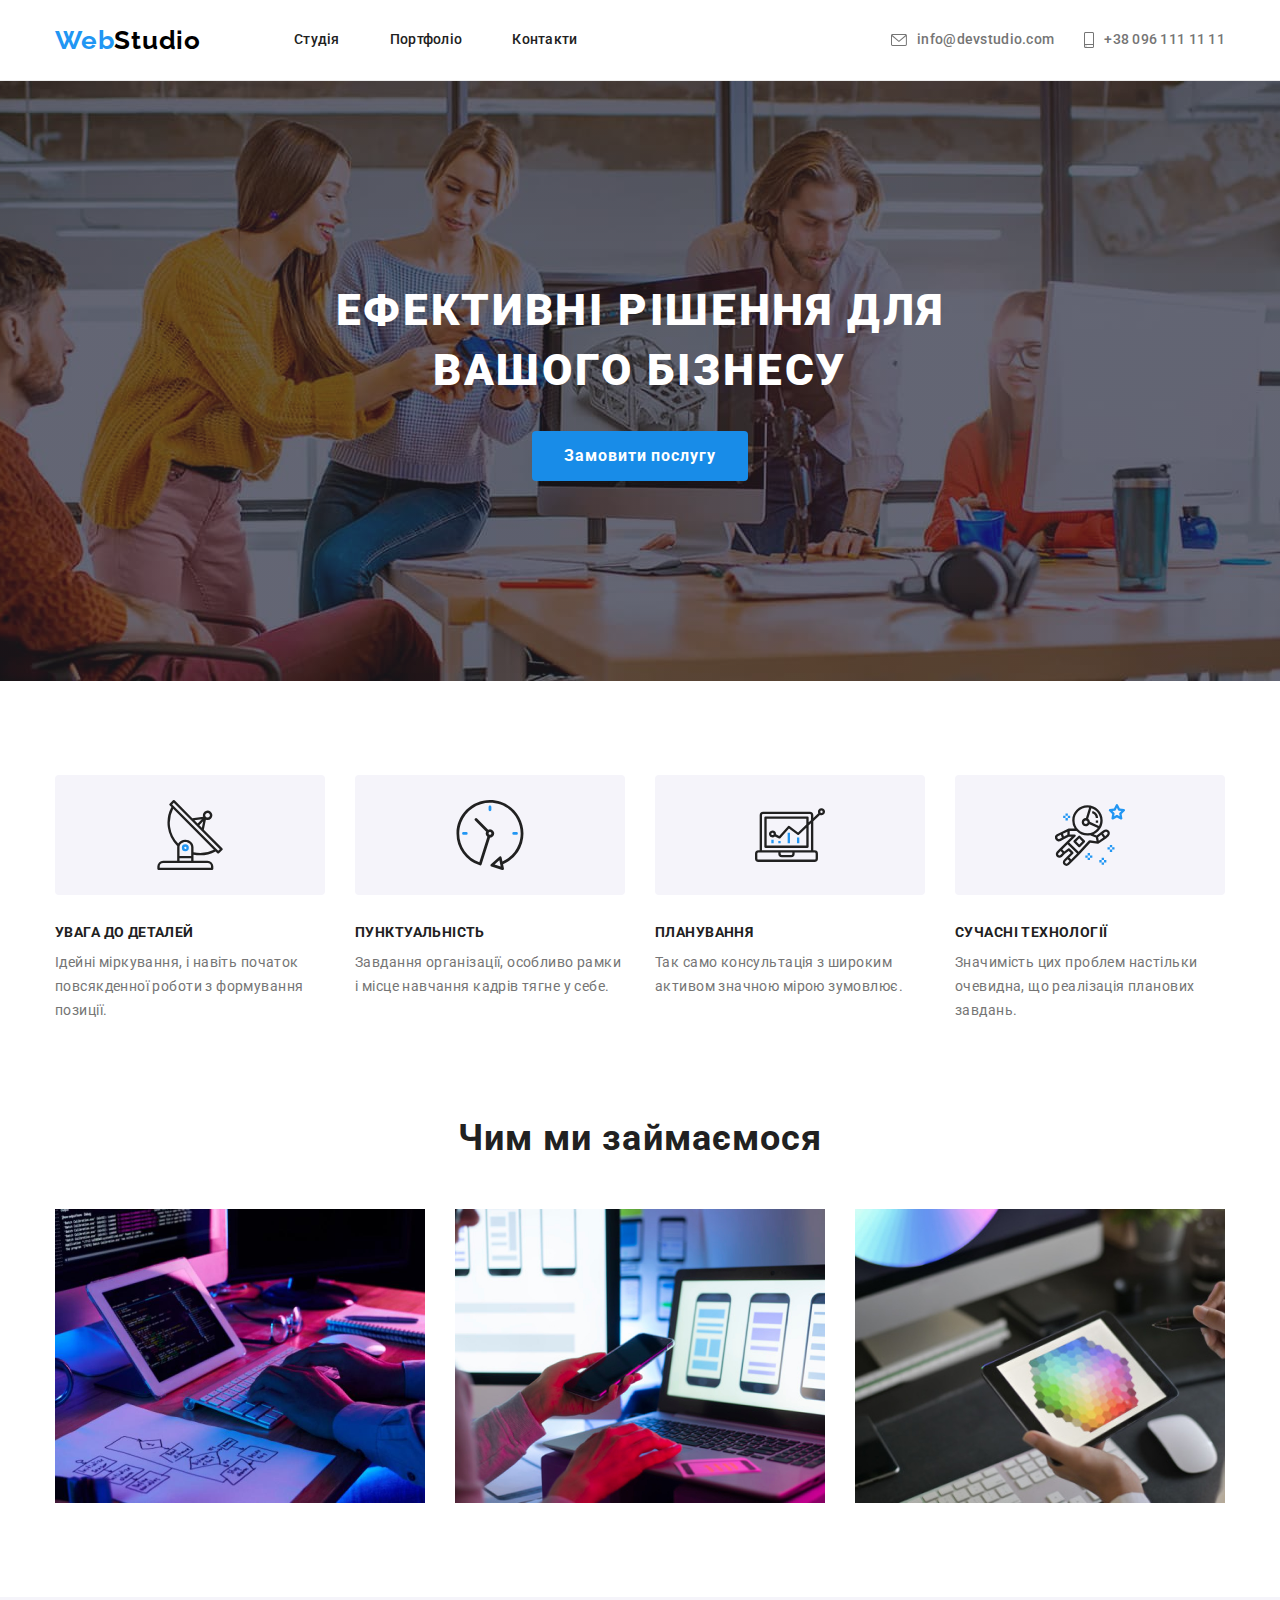
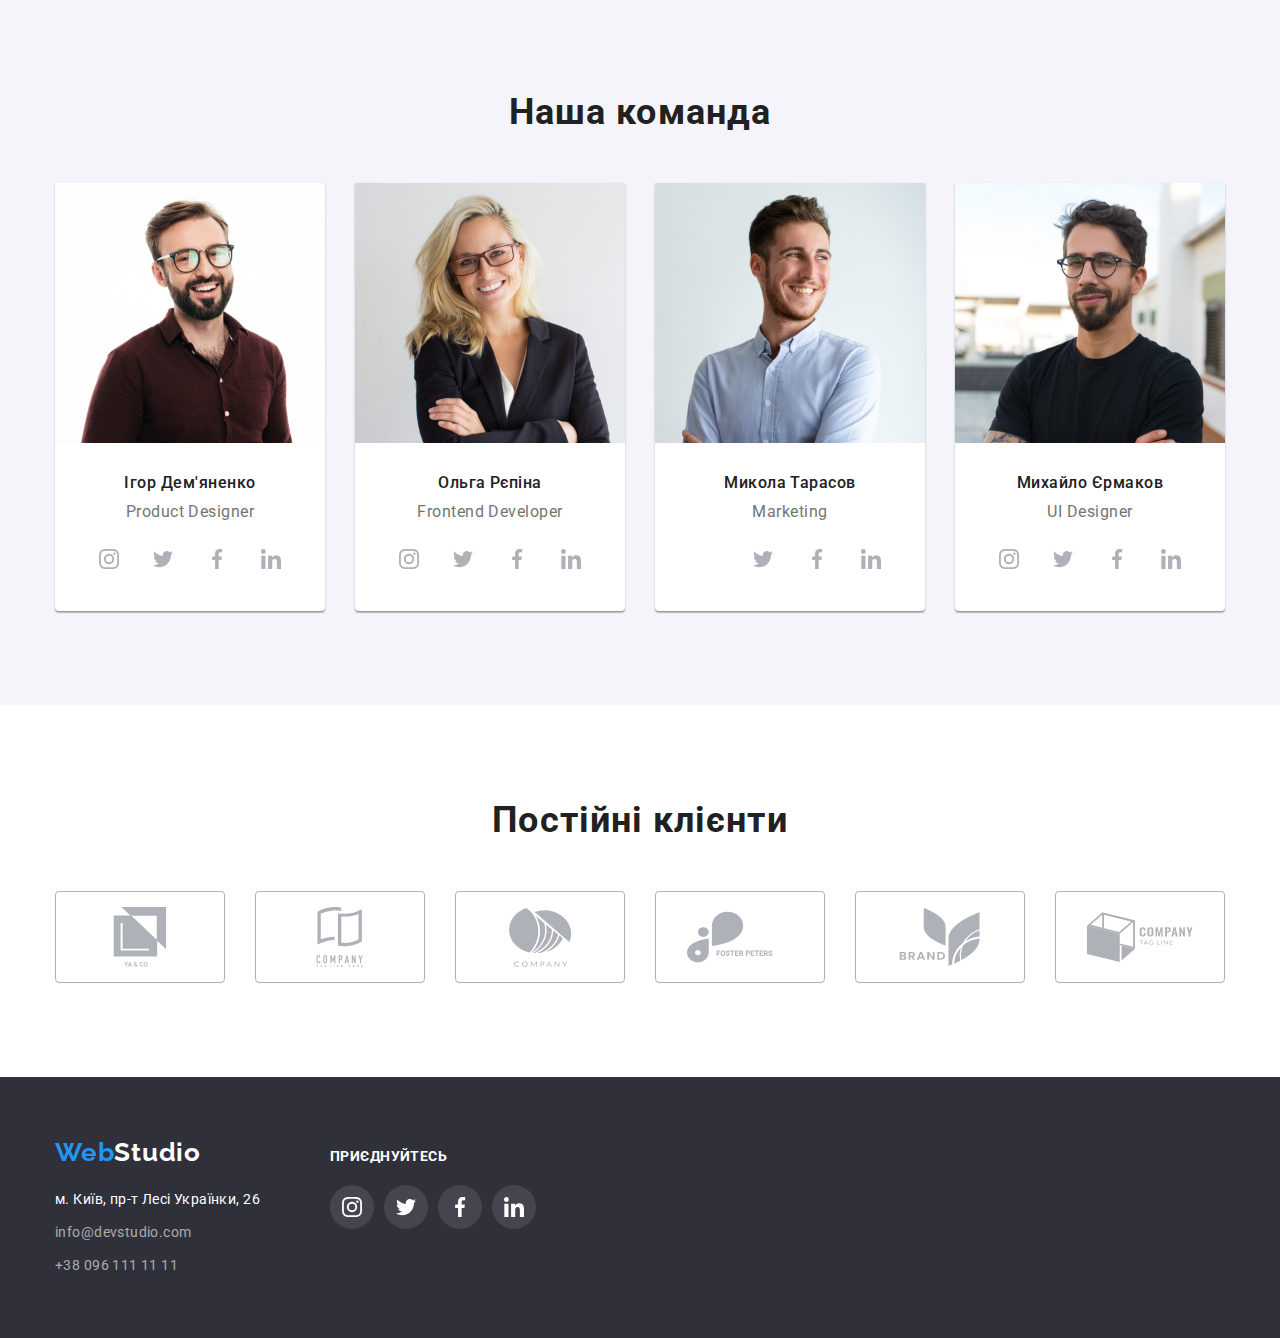
<file: index.html>
<!DOCTYPE html>
<html lang="uk">
  <head>
    <meta charset="UTF-8" />
    <meta http-equiv="X-UA-Compatible" content="IE=edge" />
    <meta name="viewport" content="width=device-width, initial-scale=1.0" />
    <title>Головна</title>
    <link rel="preconnect" href="https://fonts.googleapis.com" />
    <link rel="preconnect" href="https://fonts.gstatic.com" crossorigin />
    <link
      href="https://fonts.googleapis.com/css2?family=Raleway:wght@700&family=Roboto:wght@400;500;700;900&display=swap"
      rel="stylesheet"
    />
    <link
      rel="stylesheet"
      href="https://cdnjs.cloudflare.com/ajax/libs/modern-normalize/1.0.0/modern-normalize.min.css"
    />

    <link rel="stylesheet" href="./css/styles.css" />
  </head>

  <body>
    <header class="header">
      <div class="container main-nav">
        <!-- Nav Bar -->

        <nav class="nav">
          <a class="nav-logo link" href=""
            ><span class="web-logo">Web</span>Studio</a
          >
          <ul class="nav-list">
            <li class="nav-item">
              <a href="" class="nav-link link current">Студія</a>
            </li>

            <li class="nav-item">
              <a href="./portfolio.html" class="nav-link link">Портфоліо</a>
            </li>

            <li class="nav-item">
              <a href="" class="nav-link link">Контакти</a>
            </li>
          </ul>
        </nav>

        <!-- Contacts -->

        <ul class="contacts">
          <li class="contacts-item">
            <a class="contacts-link link" href="mailto:info@devstudio.com"
              ><svg class="contacts-icon-envelope contacts-icon">
                <use href="./images/symbol-defs.svg#icon-envelope"></use></svg
              >info@devstudio.com</a
            >
          </li>

          <li class="contacts-item">
            <a class="contacts-link link" href="tel:+380961111111"
              ><svg class="contacts-icon-smartphone contacts-icon">
                <use href="./images/symbol-defs.svg#icon-smartphone"></use></svg
              >+38 096 111 11 11</a
            >
          </li>
        </ul>
      </div>
    </header>

    <main>
      <!-- Title -->

      <section class="hero">
        <div class="container">
          <h1 class="hero-title">Ефективні рішення для вашого бізнесу</h1>
          <button class="hero-button button" type="button">
            Замовити послугу
          </button>
        </div>
      </section>

      <!-- Features -->

      <section class="section">
        <div class="container">
          <h2 class="section-title visually-hidden">Наші переваги</h2>
          <ul class="features-list">
            <li class="features-item">
              <div class="features-icon-block">
                <svg class="icon-features">
                  <use href="./images/symbol-defs.svg#icon-antenna"></use>
                </svg>
              </div>
              <h3 class="features-title">УВАГА ДО ДЕТАЛЕЙ</h3>
              <p class="features-text">
                Ідейні міркування, і навіть початок повсякденної роботи з
                формування позиції.
              </p>
            </li>

            <li class="features-item">
              <div class="features-icon-block">
                <svg class="icon-features">
                  <use href="./images/symbol-defs.svg#icon-clock"></use>
                </svg>
              </div>

              <h3 class="features-title">ПУНКТУАЛЬНІСТЬ</h3>
              <p class="features-text">
                Завдання організації, особливо рамки і місце навчання кадрів
                тягне у себе.
              </p>
            </li>

            <li class="features-item">
              <div class="features-icon-block">
                <svg class="icon-features">
                  <use href="./images/symbol-defs.svg#icon-laptop"></use>
                </svg>
              </div>
              <h3 class="features-title">ПЛАНУВАННЯ</h3>
              <p class="features-text">
                Так само консультація з широким активом значною мірою зумовлює.
              </p>
            </li>

            <li class="features-item">
              <div class="features-icon-block">
                <svg class="icon-features">
                  <use href="./images/symbol-defs.svg#icon-astronaut"></use>
                </svg>
              </div>

              <h3 class="features-title">СУЧАСНІ ТЕХНОЛОГІЇ</h3>
              <p class="features-text">
                Значимість цих проблем настільки очевидна, що реалізація
                планових завдань.
              </p>
            </li>
          </ul>
        </div>
      </section>

      <!-- Description of the company -->

      <section class="section description">
        <div class="container">
          <h2 class="section-title">Чим ми займаємося</h2>
          <ul class="description-list">
            <li class="description-image">
              <img
                src="./images/coding.jpg"
                width="370"
                height="294"
                alt="програмування"
              />
            </li>

            <li class="description-image">
              <img
                src="./images/prototyping.jpg"
                width="370"
                height="294"
                alt="створення прототипу сайту"
              />
            </li>

            <li class="description-image">
              <img
                src="./images/design.jpg"
                width="370"
                height="294"
                alt="коло кольорів"
              />
            </li>
          </ul>
        </div>
      </section>

      <!-- Team -->

      <section class="section team">
        <div class="container">
          <h2 class="section-title">Наша команда</h2>
          <ul class="team-list">
            <li class="team-element">
              <img
                class="team-image"
                src="./images/idemyanenko.jpg"
                width="270"
                height="260"
                alt="фото Ігора Дем'яненко"
              />
              <div class="team-text-item">
                <h3 class="team-title">Ігор Дем'яненко</h3>
                <p class="team-text" lang="en">Product Designer</p>
                <ul class="team-link-list list">
                  <li>
                    <a
                      class="link social-link"
                      href="https://www.instagram.com/"
                    >
                      <svg class="social-link-icon">
                        <use
                          href="./images/symbol-defs.svg#icon-instagram"
                        ></use>
                      </svg>
                    </a>
                  </li>
                  <li>
                    <a class="link social-link" href="https://www.twitter.com/">
                      <svg class="social-link-icon">
                        <use href="./images/symbol-defs.svg#icon-twitter"></use>
                      </svg>
                    </a>
                  </li>
                  <li>
                    <a
                      class="link social-link"
                      href="https://www.facebook.com/"
                    >
                      <svg class="social-link-icon">
                        <use
                          href="./images/symbol-defs.svg#icon-facebook"
                        ></use>
                      </svg>
                    </a>
                  </li>
                  <li>
                    <a
                      class="link social-link"
                      href="https://www.linkedin.com/"
                    >
                      <svg class="social-link-icon">
                        <use
                          href="./images/symbol-defs.svg#icon-linkedin"
                        ></use>
                      </svg>
                    </a>
                  </li>
                </ul>
              </div>
            </li>

            <li class="team-element">
              <img
                class="team-image"
                src="./images/orepina.jpg"
                width="270"
                height="260"
                alt="фото Ольги Рєпіної"
              />
              <div class="team-text-item">
                <h3 class="team-title">Ольга Рєпіна</h3>
                <p class="team-text" lang="en">Frontend Developer</p>
                <ul class="team-link-list">
                  <li>
                    <a
                      class="link social-link"
                      href="https://www.instagram.com/"
                      aria-label="Instagram"
                    >
                      <svg class="social-link-icon">
                        <use
                          href="./images/symbol-defs.svg#icon-instagram"
                        ></use>
                      </svg>
                    </a>
                  </li>
                  <li>
                    <a
                      class="link social-link"
                      href="https://twitter.com/"
                      aria-label="Twitter"
                    >
                      <svg class="social-link-icon">
                        <use href="./images/symbol-defs.svg#icon-twitter"></use>
                      </svg>
                    </a>
                  </li>
                  <li>
                    <a
                      class="link social-link"
                      href="https://facebook.com/"
                      aria-label="Facebook"
                    >
                      <svg class="social-link-icon">
                        <use
                          href="./images/symbol-defs.svg#icon-facebook"
                        ></use>
                      </svg>
                    </a>
                  </li>
                  <li>
                    <a
                      class="link social-link"
                      href="https://linkedin.com/"
                      aria-label="LinkedIn"
                    >
                      <svg class="social-link-icon">
                        <use
                          href="./images/symbol-defs.svg#icon-linkedin"
                        ></use>
                      </svg>
                    </a>
                  </li>
                </ul>
              </div>
            </li>

            <li class="team-element">
              <img
                class="team-image"
                src="./images/mtarasov.jpg"
                width="270"
                height="260"
                alt="фото Миколи Тарасова"
              />
              <div class="team-text-item">
                <h3 class="team-title">Микола Тарасов</h3>
                <p class="team-text" lang="en">Marketing</p>
                <ul class="team-link-list">
                  <li>
                    <a
                      class="link social-link"
                      href="https://www.instagram.com/"
                      aria-label="Instagram"
                    >
                      <svg class="social-link-icon>
                        <use
                          href="./images/symbol-defs.svg#icon-instagram"
                        ></use>
                      </svg>
                    </a>
                  </li>
                  <li>
                    <a
                      class="link social-link"
                      href="https://www.twitter.com/"
                      aria-label="Twitter"
                    >
                      <svg class="social-link-icon">
                        <use href="./images/symbol-defs.svg#icon-twitter"></use>
                      </svg>
                    </a>
                  </li>
                  <li>
                    <a
                      class="link social-link"
                      href="https://www.facebook.com/"
                      aria-label="Facebook"
                    >
                      <svg class="social-link-icon">
                        <use
                          href="./images/symbol-defs.svg#icon-facebook"
                        ></use>
                      </svg>
                    </a>
                  </li>
                  <li>
                    <a
                      class="link social-link"
                      href="https://www.linkedin.com/"
                      aria-label="LinkedIn"
                    >
                      <svg class="social-link-icon">
                        <use
                          href="./images/symbol-defs.svg#icon-linkedin"
                        ></use>
                      </svg>
                    </a>
                  </li>
                </ul>
              </div>
            </li>

            <li class="team-element">
              <img
                class="team-image"
                src="./images/myermakov.jpg"
                width="270"
                height="260"
                alt="фото Михайла Єрмакова"
              />
              <div class="team-text-item">
                <h3 class="team-title">Михайло Єрмаков</h3>
                <p class="team-text" lang="en">UI Designer</p>
                <ul class="team-link-list">
                  <li>
                    <a
                      class="link social-link"
                      href="https://www.instagram.com/"
                      aria-label="Instagram"
                    >
                      <svg class="social-link-icon">
                        <use
                          href="./images/symbol-defs.svg#icon-instagram"
                        ></use>
                      </svg>
                    </a>
                  </li>
                  <li>
                    <a
                      class="link social-link"
                      href="https://www.twitter.com/"
                      aria-label="Twitter"
                    >
                      <svg class="social-link-icon">
                        <use href="./images/symbol-defs.svg#icon-twitter"></use>
                      </svg>
                    </a>
                  </li>
                  <li>
                    <a
                      class="link social-link"
                      href="https://www.facebook.com/"
                      aria-label="Facebook"
                    >
                      <svg class="social-link-icon">
                        <use
                          href="./images/symbol-defs.svg#icon-facebook"
                        ></use>
                      </svg>
                    </a>
                  </li>
                  <li>
                    <a
                      class="link social-link"
                      href="https://www.linkedin.com/"
                      aria-label="LinkedIn"
                    >
                      <svg class="social-link-icon">
                        <use
                          href="./images/symbol-defs.svg#icon-linkedin"
                        ></use>
                      </svg>
                    </a>
                  </li>
                </ul>
              </div>
            </li>
          </ul>
        </div>
      </section>

      <!-- Clients -->
      <section class="section clients">
        <div class="container">
          <h2 class="section-title">Постійні клієнти</h2>
          <ul class="clients-list">
            <li class="clients-element">
              <a class="link clients-link" href="">
                <svg class="clients-link-icon">
                  <use href="./images/symbol-defs.svg#icon-union"></use>
                </svg>
              </a>
            </li>
            <li class="clients-element">
              <a class="link clients-link" href="">
                <svg class="clients-link-icon">
                  <use href="./images/symbol-defs.svg#icon-company2"></use>
                </svg>
              </a>
            </li>
            <li class="clients-element">
              <a class="link clients-link" href="">
                <svg class="clients-link-icon">
                  <use href="./images/symbol-defs.svg#icon-company3"></use>
                </svg>
              </a>
            </li>

            <li class="clients-element">
              <a class="link clients-link" href="">
                <svg class="clients-link-icon">
                  <use href="./images/symbol-defs.svg#icon-foster-peters"></use>
                </svg>
              </a>
            </li>

            <li class="clients-element">
              <a class="link clients-link" href="">
                <svg class="clients-link-icon">
                  <use href="./images/symbol-defs.svg#icon-brand5"></use>
                </svg>
              </a>
            </li>

            <li class="clients-element">
              <a class="link clients-link" href="">
                <svg class="clients-link-icon">
                  <use href="./images/symbol-defs.svg#icon-tag-line6"></use>
                </svg>
              </a>
            </li>
          </ul>
        </div>
      </section>
    </main>

    <!-- Footer -->
    <footer class="footer">
      <div class="container footer-full">
        <div class="footer-left-part">
          <a class="footer-logo link" href=""
            ><span class="web-logo">Web</span>Studio</a
          >
          <address>
            <ul class="footer-list">
              <li class="footer-item">
                <a
                  class="footer-link link address"
                  href="https://www.google.com/maps/place/%D0%B1%D1%83%D0%BB.+%D0%9B%D0%B5%D1%81%D0%B8+%D0%A3%D0%BA%D1%80%D0%B0%D0%B8%D0%BD%D0%BA%D0%B8,+26,+%D0%9A%D0%B8%D0%B5%D0%B2,+02000/@50.4265807,30.5361971,17z/data=!3m1!4b1!4m5!3m4!1s0x40d4cf0e033ecbe9:0x57a4dffefec77da0!8m2!3d50.4265807!4d30.5383858"
                >
                  м. Київ, пр-т Лесі Українки, 26</a
                >
              </li>
              <li class="footer-item">
                <a
                  class="footer-link contact link"
                  href="mailto:info@devstudio.com"
                  >info@devstudio.com</a
                >
              </li>
              <li class="footer-item">
                <a class="footer-link contact link" href="tel:+380961111111">
                  +38 096 111 11 11</a
                >
              </li>
            </ul>
          </address>
        </div>

        <div class="footer-right-part">
          <b class="footer-text">Приєднуйтесь</b>
          <ul class="footer-social-link">
            <li>
              <a
                class="link social-link footer-link-area"
                href="https://www.instagram.com/"
                aria-label="Instagram"
              >
                <svg class="social-link-icon footer-social-icon">
                  <use href="./images/symbol-defs.svg#icon-instagram"></use>
                </svg>
              </a>
            </li>

            <li>
              <a
                class="link social-link footer-link-area"
                href="https://www.twitter.com/"
                aria-label="Twitter"
              >
                <svg class="social-link-icon footer-social-icon">
                  <use href="./images/symbol-defs.svg#icon-twitter"></use>
                </svg>
              </a>
            </li>

            <li>
              <a
                class="link social-link footer-link-area"
                href="https://www.facebook.com/"
                aria-label="Facebook"
              >
                <svg class="social-link-icon footer-social-icon">
                  <use href="./images/symbol-defs.svg#icon-facebook"></use>
                </svg>
              </a>
            </li>
            <li>
              <a
                class="link social-link footer-link-area"
                href="https://www.linkedin.com/"
                aria-label="LinkedIn"
              >
                <svg class="social-link-icon footer-social-icon">
                  <use href="./images/symbol-defs.svg#icon-linkedin"></use>
                </svg>
              </a>
            </li>
          </ul>
        </div>
      </div>
    </footer>
  </body>
</html>
</file>
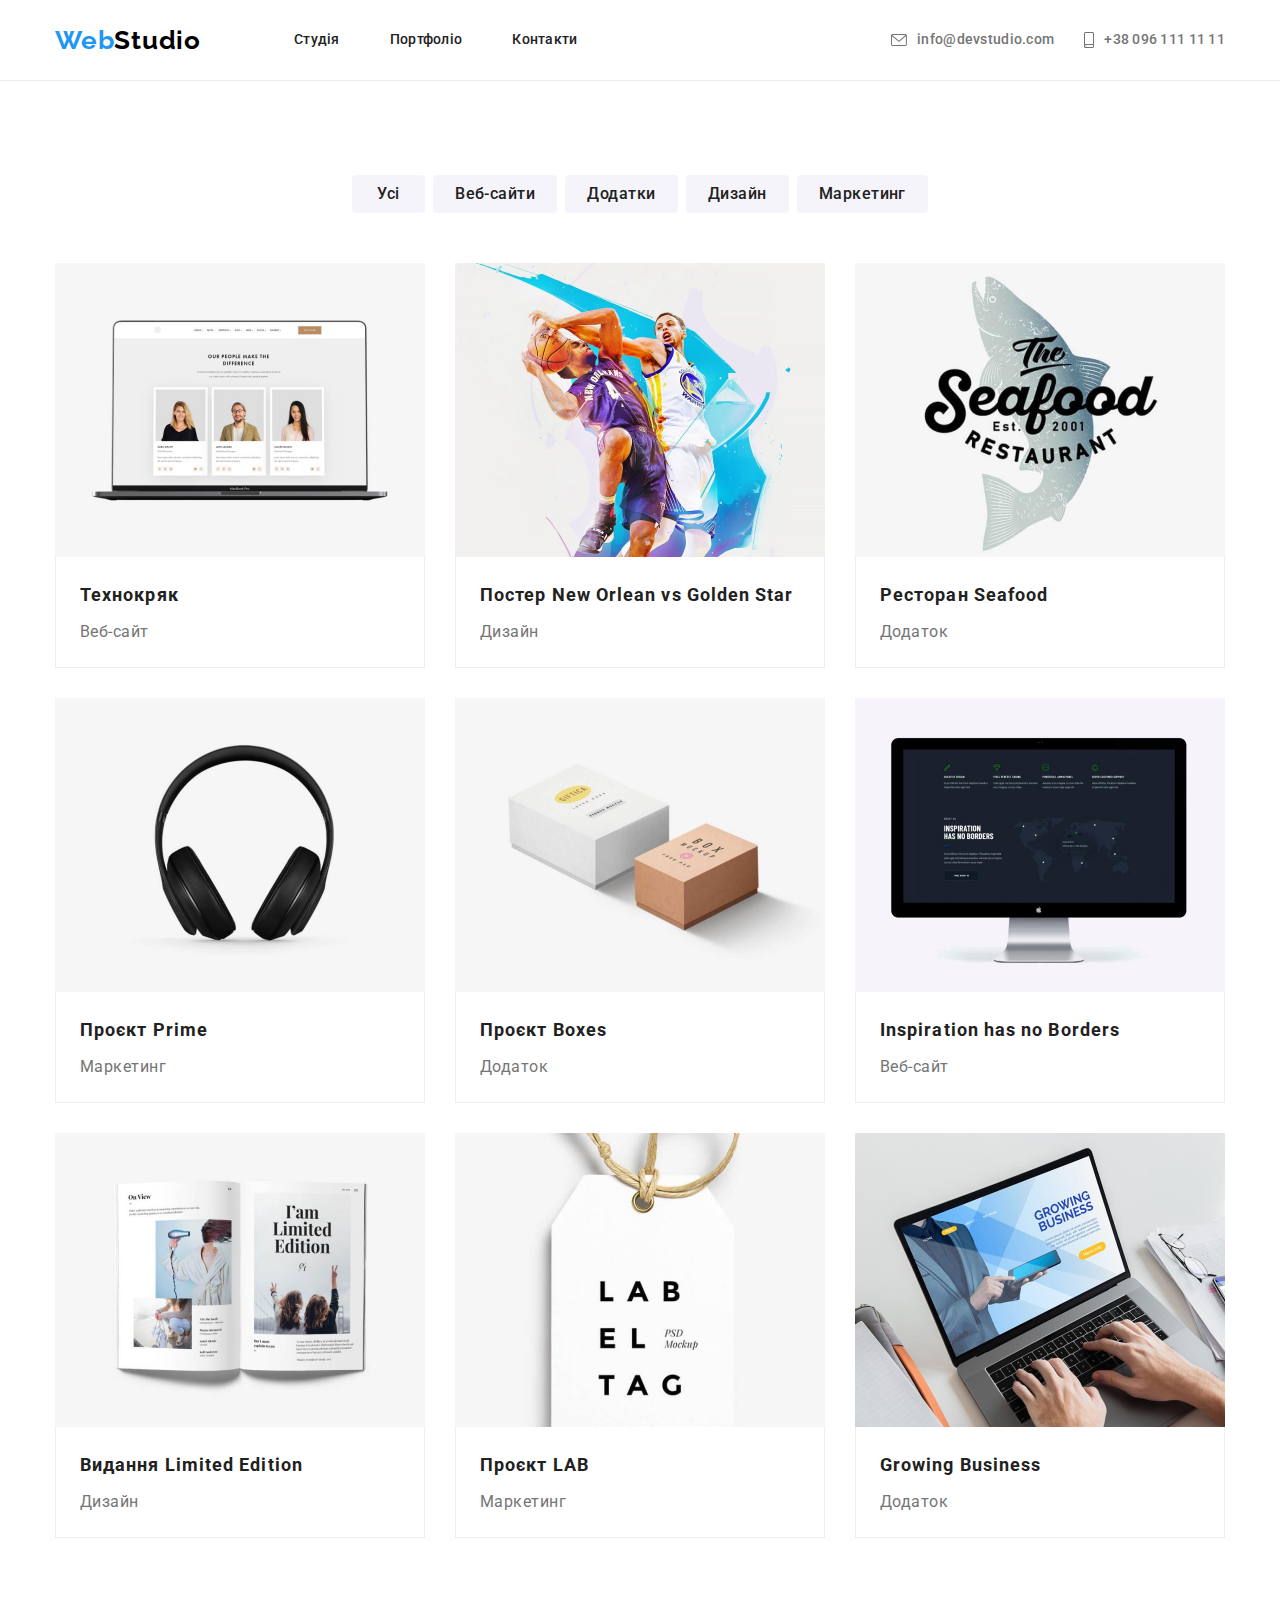
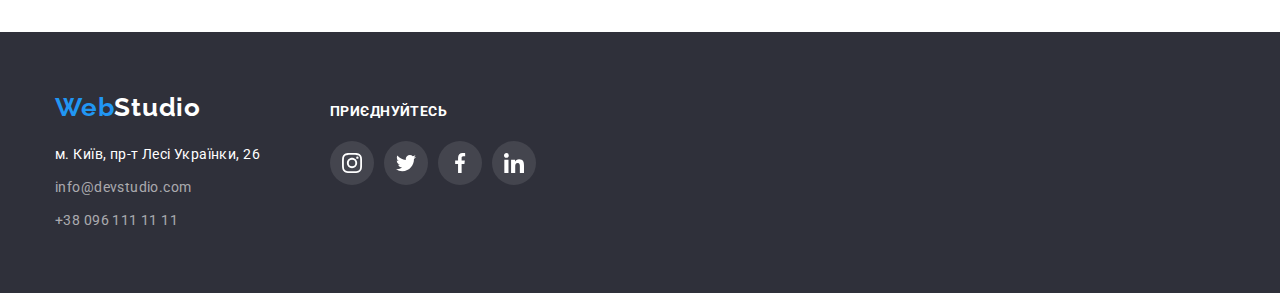
<file: portfolio.html>
<!DOCTYPE html>
<html lang="uk">
  <head>
    <meta charset="UTF-8" />
    <meta http-equiv="X-UA-Compatible" content="IE=edge" />
    <meta name="viewport" content="width=device-width, initial-scale=1.0" />
    <title>Портфоліо</title>
    <link rel="preconnect" href="https://fonts.googleapis.com" />
    <link rel="preconnect" href="https://fonts.gstatic.com" crossorigin />
    <link
      href="https://fonts.googleapis.com/css2?family=Raleway:wght@700&family=Roboto:wght@400;500;700;900&display=swap"
      rel="stylesheet"
    />
    <link
      rel="stylesheet"
      href="https://cdnjs.cloudflare.com/ajax/libs/modern-normalize/1.0.0/modern-normalize.min.css"
    />
    <link rel="stylesheet" href="./css/styles.css" />
  </head>

  <body>
    <header class="header">
      <div class="container main-nav">
        <!-- Nav Bar -->
        <nav class="nav">
          <a class="nav-logo link" href="./"
            ><span class="web-logo">Web</span>Studio</a
          >
          <ul class="nav-list">
            <li class="nav-item">
              <a class="nav-link link" href="./index.html">Студія</a>
            </li>

            <li class="nav-item">
              <a class="nav-link link current" href="">Портфоліо</a>
            </li>

            <li class="nav-item">
              <a class="nav-link link" href="">Контакти</a>
            </li>
          </ul>
        </nav>

        <!-- Contacts -->
        <ul class="contacts">
          <li class="contacts-item">
            <a class="contacts-link link" href="mailto:info@devstudio.com"
              ><svg class="contacts-icon-envelope contacts-icon">
                <use href="./images/symbol-defs.svg#icon-envelope"></use></svg
              >info@devstudio.com</a
            >
          </li>

          <li class="contacts-item">
            <a class="contacts-link link" href="tel:+380961111111"
              ><svg class="contacts-icon-smartphone contacts-icon">
                <use href="./images/symbol-defs.svg#icon-smartphone"></use></svg
              >+38 096 111 11 11</a
            >
          </li>
        </ul>
      </div>
    </header>

    <main>
      <section class="section examples">
        <div class="container">
          <h1 class="section-title visually-hidden">Examples</h1>

          <!-- Filter -->

          <ul class="filter">
            <li>
              <button class="filter-button button" type="button">Усі</button>
            </li>

            <li>
              <button class="filter-button button" type="button">
                Веб-сайти
              </button>
            </li>

            <li>
              <button class="filter-button button" type="button">
                Додатки
              </button>
            </li>
            <li>
              <button class="filter-button button" type="button">Дизайн</button>
            </li>

            <li>
              <button class="filter-button button" type="button">
                Маркетинг
              </button>
            </li>
          </ul>

          <!-- Examples -->

          <ul class="examples-list">
            <li class="examples-item">
              <a class="link examples-link" href=""
                ><img
                  class="examples-image"
                  src="images/technokryak.jpg"
                  width="370"
                  height="294"
                  alt="ноутбук"
                />
                <div class="examples-content">
                  <h2 class="examples-title">Технокряк</h2>
                  <p class="examples-text">Веб-сайт</p>
                </div>
              </a>
            </li>

            <li class="examples-item">
              <a class="link examples-link" href=""
                ><img
                  class="examples-image"
                  src="images/poster-new-orlean.jpg"
                  width="370"
                  height="294"
                  alt="постер баскетбол"
                />
                <div class="examples-content">
                  <h2 class="examples-title">
                    Постер <span lang="en">New Orlean vs Golden Star</span>
                  </h2>
                  <p class="examples-text">Дизайн</p>
                </div></a
              >
            </li>

            <li class="examples-item">
              <a class="link examples-link" href=""
                ><img
                  class="examples-image"
                  src="images/restaurant-seafood.jpg"
                  width="370"
                  height="294"
                  alt="логотип акули"
                />
                <div class="examples-content">
                  <h2 class="examples-title">
                    Ресторан <span lang="en">Seafood</span>
                  </h2>
                  <p class="examples-text">Додаток</p>
                </div></a
              >
            </li>

            <li class="examples-item">
              <a class="link examples-link" href=""
                ><img
                  class="examples-image"
                  src="images/project-prime.jpg"
                  width="370"
                  height="294"
                  alt="чорні навушники"
                />
                <div class="examples-content">
                  <h2 class="examples-title">
                    Проєкт <span lang="en">Prime</span>
                  </h2>
                  <p class="examples-text">Маркетинг</p>
                </div>
              </a>
            </li>

            <li class="examples-item">
              <a class="link examples-link" href=""
                ><img
                  class="examples-image"
                  src="images/project-boxes.jpg"
                  width="370"
                  height="294"
                  alt="2 блоки"
                />
                <div class="examples-content">
                  <h2 class="examples-title">
                    Проєкт <span lang="en">Boxes</span>
                  </h2>
                  <p class="examples-text">Додаток</p>
                </div>
              </a>
            </li>

            <li class="examples-item">
              <a class="link examples-link" href=""
                ><img
                  class="examples-image"
                  src="images/inspiration-has-no-borders.jpg"
                  width="370"
                  height="294"
                  alt="монітор"
                />
                <div class="examples-content">
                  <h2 class="examples-title" lang="en">
                    Inspiration has no Borders
                  </h2>
                  <p class="examples-text">Веб-сайт</p>
                </div>
              </a>
            </li>

            <li class="examples-item">
              <a class="link examples-link" href=""
                ><img
                  class="examples-image"
                  src="images/publishing-limited-edition.jpg"
                  width="370"
                  height="294"
                  alt="Дизайн журналу"
                />
                <div class="examples-content">
                  <h2 class="examples-title">
                    Видання <span lang="en">Limited Edition</span>
                  </h2>
                  <p class="examples-text">Дизайн</p>
                </div>
              </a>
            </li>

            <li class="examples-item">
              <a class="link examples-link" href=""
                ><img
                  class="examples-image"
                  src="images/project-lab.jpg"
                  width="370"
                  height="294"
                  alt="Дизайн тегу"
                />
                <div class="examples-content">
                  <h2 class="examples-title">
                    Проєкт <span lang="en">LAB</span>
                  </h2>
                  <p class="examples-text">Маркетинг</p>
                </div>
              </a>
            </li>

            <li class="examples-item">
              <a class="link examples-link" href=""
                ><img
                  class="examples-image"
                  src="images/growing-business.jpg"
                  width="370"
                  height="294"
                  alt="додаток для ноутбуку"
                />
                <div class="examples-content">
                  <h2 class="examples-title" lang="en">Growing Business</h2>
                  <p class="examples-text">Додаток</p>
                </div>
              </a>
            </li>
          </ul>
        </div>
      </section>
    </main>

    <!-- Footer -->

    <!-- Footer -->
    <footer class="footer">
      <div class="container footer-full">
        <div class="footer-left-part">
          <a class="footer-logo link" href=""
            ><span class="web-logo">Web</span>Studio</a
          >
          <address>
            <ul class="footer-list">
              <li class="footer-item">
                <a
                  class="footer-link link address"
                  href="https://www.google.com/maps/place/%D0%B1%D1%83%D0%BB.+%D0%9B%D0%B5%D1%81%D0%B8+%D0%A3%D0%BA%D1%80%D0%B0%D0%B8%D0%BD%D0%BA%D0%B8,+26,+%D0%9A%D0%B8%D0%B5%D0%B2,+02000/@50.4265807,30.5361971,17z/data=!3m1!4b1!4m5!3m4!1s0x40d4cf0e033ecbe9:0x57a4dffefec77da0!8m2!3d50.4265807!4d30.5383858"
                >
                  м. Київ, пр-т Лесі Українки, 26</a
                >
              </li>
              <li class="footer-item">
                <a
                  class="footer-link contact link"
                  href="mailto:info@devstudio.com"
                  >info@devstudio.com</a
                >
              </li>
              <li class="footer-item">
                <a class="footer-link contact link" href="tel:+380961111111">
                  +38 096 111 11 11</a
                >
              </li>
            </ul>
          </address>
        </div>

        <div class="footer-right-part">
          <b class="footer-text">Приєднуйтесь</b>
          <div class="footer-social-link">
            <a
              class="link social-link footer-link-area"
              href="https://www.instagram.com/"
              aria-label="Instagram"
            >
              <svg class="social-link-icon footer-social-icon">
                <use href="./images/symbol-defs.svg#icon-instagram"></use>
              </svg>
            </a>
            <a
              class="link social-link footer-link-area"
              href="https://www.twitter.com/"
              aria-label="Twitter"
            >
              <svg class="social-link-icon footer-social-icon">
                <use href="./images/symbol-defs.svg#icon-twitter"></use>
              </svg>
            </a>
            <a
              class="link social-link footer-link-area"
              href="https://www.facebook.com/"
              aria-label="Facebook"
            >
              <svg class="social-link-icon footer-social-icon">
                <use href="./images/symbol-defs.svg#icon-facebook"></use>
              </svg>
            </a>
            <a
              class="link social-link footer-link-area"
              href="https://www.linkedin.com/"
              aria-label="LinkedIn"
            >
              <svg class="social-link-icon footer-social-icon">
                <use href="./images/symbol-defs.svg#icon-linkedin"></use>
              </svg>
            </a>
          </div>
        </div>
      </div>
    </footer>
  </body>
</html>
</file>
<file: css/styles.css>
:root {
  --accent-color: #2196f3;
  --primary-text-color: #757575;
  --title-text-color: #212121;
  --primary-background-color: #ffffff;
  --dark-background-color: #2f303a;
  --light-background-color: #f5f4fa;
  --dark-logo-color: #000000;
  --border-color: #eeeeee;
  --additional-accent-color: #188ce8;
  --border-header-color: #ececec;
  --primary-font: 'Roboto', sans-serif;
  --secondary-font: 'Raleway', sans-serif;
}

/* Components */
body {
  font-family: var(--primary-font);
  background-color: var(--primary-background-color);
  color: var(--primary-text-color);
}

img,
svg {
  display: block;
  max-width: 100%;
  height: auto;
}

h1,
h2,
h3,
p,
ul {
  margin: 0;
}

ul {
  list-style: none;
  padding: 0;
}

.link,
.logo {
  text-decoration: none;
}

.button {
  font-size: 16px;
  cursor: pointer;
  border: none;
  border-radius: 4px;
}

.container {
  width: 1200px;
  margin: 0 auto;
  padding-left: 15px;
  padding-right: 15px;
}

.section {
  padding-top: 94px;
  padding-bottom: 94px;
  text-align: center;
}

.section-title {
  margin-bottom: 50px;

  color: var(--title-text-color);
  font-weight: 700;
  font-size: 36px;
  line-height: 1.17;
  letter-spacing: 0.03em;
}

.header {
  border-bottom: 1px solid var(--border-header-color);
}

.visually-hidden {
  position: absolute;
  width: 1px;
  height: 1px;
  margin: -1px;
  border: 0;
  padding: 0;
  white-space: nowrap;
  clip-path: inset(100%);
  clip: rect(0 0 0 0);
  overflow: hidden;
}

/*  Nav Bar */

.main-nav {
  display: flex;
  align-items: center;
}

.nav {
  display: flex;
  align-items: center;
}

.web-logo {
  color: var(--accent-color);
}

.nav-logo,
.footer-logo {
  font-family: var(--secondary-font);
  font-weight: 700;
  color: var(--dark-logo-color);
  font-size: 26px;
  line-height: 1.19;
  letter-spacing: 0.03em;
}

.nav-logo:hover,
.footer-logo:hover {
  color: var(--accent-color);
}

.nav-list {
  display: flex;
  margin-left: 93px;
}

.nav-link {
  display: block;
  padding-top: 32px;
  padding-bottom: 32px;

  color: var(--title-text-color);
}

/* псевдоселектор сусіда */

.nav-item + .nav-item {
  margin-left: 50px;
}

.nav-link:hover,
.nav-link:focus {
  color: var(--accent-color);
}

.nav-link,
.contacts-link {
  font-weight: 500;
  font-size: 14px;
  line-height: 1.14;
  letter-spacing: 0.02em;
}

/* Contacts */

.contacts {
  display: flex;
  margin-left: auto;
}

.contacts-item {
  display: flex;
  align-items: center;
}

.contacts-item + .contacts-item {
  margin-left: 30px;
}

.contacts-link {
  display: flex;
  gap: 10px;
  align-items: center;
  color: var(--primary-text-color);
}

.contacts-link:hover,
.contacts-link:focus {
  color: var(--accent-color);
}

.contacts-icon-envelope {
  width: 16px;
  height: 12px;
}

.contacts-icon-smartphone {
  width: 10px;
  height: 16px;
}

.contacts-icon {
  fill: currentColor;
}

/* Title */

.hero {
  padding-top: 200px;
  padding-bottom: 200px;
  margin-left: auto;
  margin-right: auto;
  text-align: center;
  background-color: var(--dark-background-color);
  background-image: linear-gradient(
      to right,
      rgba(47, 48, 58, 0.4),
      rgba(47, 48, 58, 0.4)
    ),
    url('../images/hero-background.jpg');
  max-width: 1600px;
  height: 600px;
  background-position: center;
  background-repeat: no-repeat;
  background-size: cover;
}

.hero-title {
  margin-left: auto;
  margin-right: auto;
  margin-bottom: 30px;
  width: 696px;

  color: var(--primary-background-color);
  font-size: 44px;
  font-weight: 900;
  line-height: 1.36;
  letter-spacing: 0.06em;
  text-transform: uppercase;
}

.hero-button {
  min-width: 216px;
  padding: 10px 32px;

  background-color: var(--additional-accent-color);
  color: var(--primary-background-color);
  font-weight: 700;
  line-height: 1.88;
  letter-spacing: 0.06em;
}

.hero-button:hover {
  box-shadow: 0px 4px 4px rgba(0, 0, 0, 0.15);

  background-color: var(--accent-color);
}

/* Features +  Description */

.features-title {
  margin-bottom: 10px;

  color: var(--title-text-color);
  font-weight: 700;
  font-size: 14px;
  line-height: 1.14;
  letter-spacing: 0.03em;
  text-transform: uppercase;
}

.features-text {
  font-size: 14px;
  line-height: 1.71;
  letter-spacing: 0.03em;
}

.features-list,
.description-list {
  display: flex;
  flex-wrap: wrap;
  gap: 30px;
}

.features-item {
  flex-basis: calc((100% - 90px) / 4);
  text-align: left;
}

.features-icon-block {
  display: flex;
  justify-content: center;
  height: 120px;
  align-items: center;
  background-color: var(--light-background-color);
  border-radius: 4px;
  margin-bottom: 30px;
}

.icon-features {
  width: 70px;
  height: 70px;
}

.description {
  padding-top: 0px;
}

.description-image {
  display: flex;
  flex-basis: calc((100% - 60px) / 3);
}

/* Team */

.team {
  background-color: var(--light-background-color);
}

.team-list {
  display: flex;
  gap: 30px;
}

.team-element {
  box-shadow: 0px 1px 3px rgba(0, 0, 0, 0.12), 0px 1px 1px rgba(0, 0, 0, 0.14),
    0px 2px 1px rgba(0, 0, 0, 0.2);

  background-color: var(--primary-background-color);
  text-align: center;
  border-radius: 0px 0px 4px 4px;
  flex-basis: calc((100% - 90px) / 4);
}

.team-text-item {
  padding-top: 30px;
  padding-bottom: 30px;
}

.team-title {
  margin-bottom: 10px;

  color: var(--title-text-color);
  font-weight: 500;
  font-size: 16px;
  line-height: 1.19;
  letter-spacing: 0.03em;
}

.team-text {
  font-size: 16px;
  line-height: 1.19;
  letter-spacing: 0.03em;
  margin-bottom: 16px;
}

.team-link-list {
  display: flex;
  gap: 10px;
  justify-content: center;
}

.social-link {
  display: flex;
  align-items: center;
  justify-content: center;
  width: 44px;
  height: 44px;
  border-radius: 50px;
}

.social-link-icon {
  fill: #afb1b8;
  height: 20px;
  width: 20px;
}

.social-link:hover,
.social-link:focus {
  background-color: var(--accent-color);
}

.social-link:hover .social-link-icon,
.social-link:focus .social-link-icon {
  fill: var(--primary-background-color);
  background-color: var(--accent-color);
}

/* Clients */

.clients-list {
  display: flex;
  gap: 30px;
  align-items: center;
}

.clients-element {
  width: 170px;
  height: 92px;
}

.clients-link {
  display: flex;
  justify-content: center;
  align-items: center;
  width: 100%;
  height: 100%;
  border: 1px solid #afb1b8;
  border-radius: 4px;
}

.clients-link-icon {
  width: 106px;
  height: 60px;
  fill: #afb1b8;
}

.clients-link:hover .clients-link-icon,
.clients-link:focus .clients-link-icon {
  fill: var(--accent-color);
}

/* Footer */

.footer {
  padding-top: 60px;
  padding-bottom: 60px;

  background-color: var(--dark-background-color);
}

.footer-full {
  display: flex;
  align-items: baseline;
}

.footer-logo {
  display: inline-block;
  margin-bottom: 20px;

  color: var(--primary-background-color);
}

.footer-item:not(:last-child) {
  margin-bottom: 9px;
}

.footer-link {
  font-size: 14px;
  line-height: 1.71;
  letter-spacing: 0.03em;
  font-style: normal;
}

.footer-link:hover,
.footer-link:focus {
  color: var(--accent-color);
}

.address {
  color: var(--primary-background-color);
}

.contact {
  color: #ffffff99;
}

.footer-right-part {
  margin-left: 70px;
}

.footer-text {
  color: var(--primary-background-color);
  font-weight: 700;
  font-size: 14px;
  line-height: 1.14;
  letter-spacing: 0.03em;
  text-transform: uppercase;
}

.footer-social-link {
  display: flex;
  justify-content: center;
  margin-top: 20px;
  gap: 10px;
}

.footer-link-area {
  background-color: rgba(255, 255, 255, 0.1);
  border-radius: 50px;
}

.footer-social-icon {
  fill: var(--primary-background-color);
}
/* =====================Styles for portfolio.html ================*/

/* Filter */

.filter {
  display: flex;
  gap: 8px;
  margin-bottom: 50px;
  justify-content: center;
}

.filter-button {
  min-width: 73px;
  padding: 6px 22px;

  background-color: var(--light-background-color);
  color: var(--title-text-color);
  font-weight: 500;
  line-height: 1.63;
  letter-spacing: 0.03em;
}

.filter-button:hover,
.filter-button:focus {
  box-shadow: 0px 3px 1px rgba(0, 0, 0, 0.1), 0px 1px 2px rgba(0, 0, 0, 0.08),
    0px 2px 2px rgba(0, 0, 0, 0.12);

  color: var(--primary-background-color);
  background-color: var(--accent-color);
}

/* Examples */

.examples-list {
  display: flex;
  flex-wrap: wrap;
  gap: 30px;
}

.examples-item {
  display: flex;
  flex-basis: calc((100% - 60px) / 3);
}

.examples-link:hover,
.examples-link:focus {
  box-shadow: 0px 1px 1px rgba(0, 0, 0, 0.12), 0px 4px 4px rgba(0, 0, 0, 0.06),
    1px 4px 6px rgba(0, 0, 0, 0.16);
}

.examples-content {
  border: 1px solid var(--border-color);
  border-top: none;
  padding: 20px 24px;
  text-align: left;
}

.examples-title {
  margin-bottom: 4px;

  color: var(--title-text-color);
  font-weight: 700;
  font-size: 18px;
  line-height: 2;
  letter-spacing: 0.06em;
}

.examples-text {
  color: var(--primary-text-color);
  font-size: 16px;
  line-height: 1.88;
  letter-spacing: 0.03em;
}
</file>
